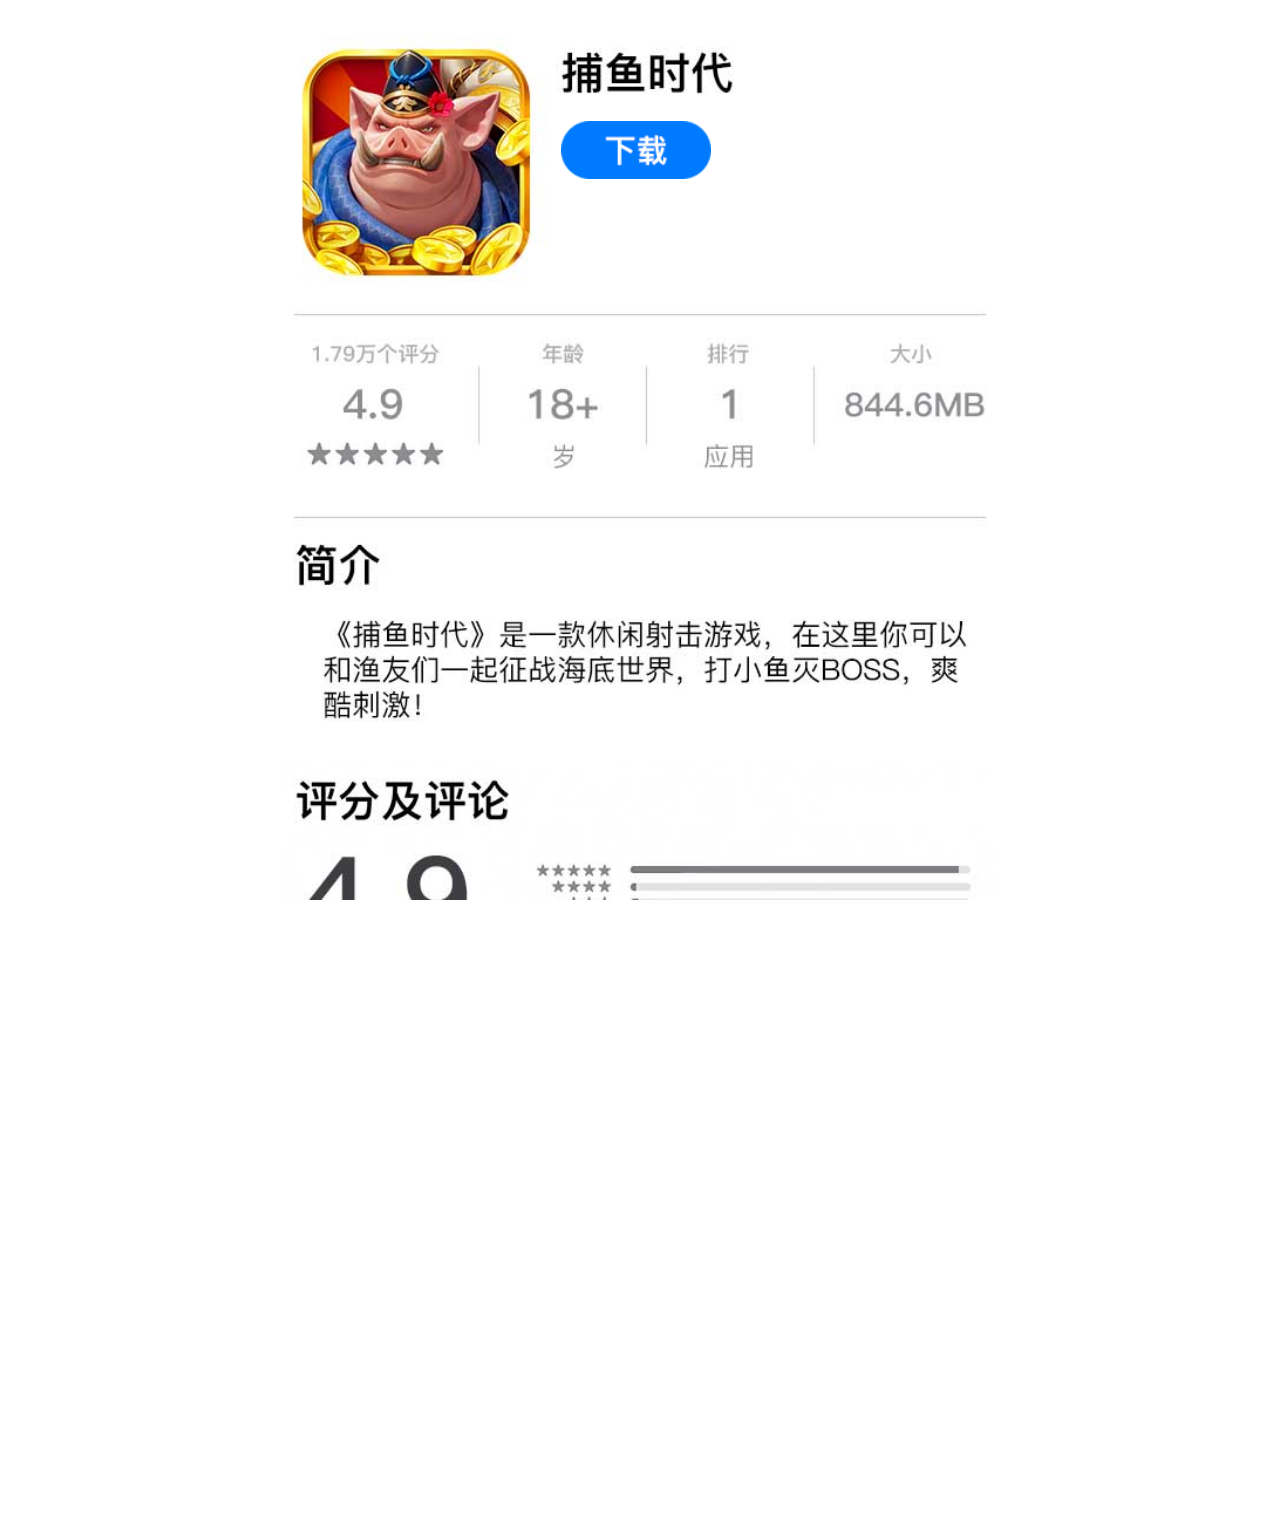
<file: bysd/index.html>
<!DOCTYPE html
    PUBLIC "-//W3C//DTD XHTML 1.0 Transitional//EN" "http://www.w3.org/TR/xhtml1/DTD/xhtml1-transitional.dtd">
<html xmlns="http://www.w3.org/1999/xhtml">

<head>
    <meta http-equiv="Content-Type" content="text/html; charset=UTF-8">
    <title></title>
    <link rel="shortcut icon" type="image/x-icon" href="favicon.ico" />
    <meta name="viewport" content="width=device-width">
    <meta name="viewport" content="initial-scale=1.0, width=device-width,maximum-scale=1.0,user-scalable=0">
    <meta http-equiv="Cache-Control" content="no-cache">
    <script src="./js/jquery-3.3.1.min.js" type="text/javascript"></script>
    <link href="./css/bysd.css" rel="stylesheet">
</head>

<body>
    <div class="wraper">
        <div class="showbg" style="display: none">
            <img src="./image/bj.jpg" alt="" width='100%'>
        </div>

        <div id="bysdbg" class="showbg" style="display: none">
            <div id="download">
                <img class='btn_download' src="./image/btn_down.png" width='100%' alt="">
            </div>
        </div>

        <div class="bysdmask" style="display: none; position: fixed; top:0px; width: 100%;height: auto;z-index: 9999;max-width: 750px;min-width: 304px;">
            <img src="./image/mask.jpg" width="100%" alt="">
        </div>
    </div>
    <script src="./js/bysd.js" type="text/javascript"></script>
</body>

</html>
</file>
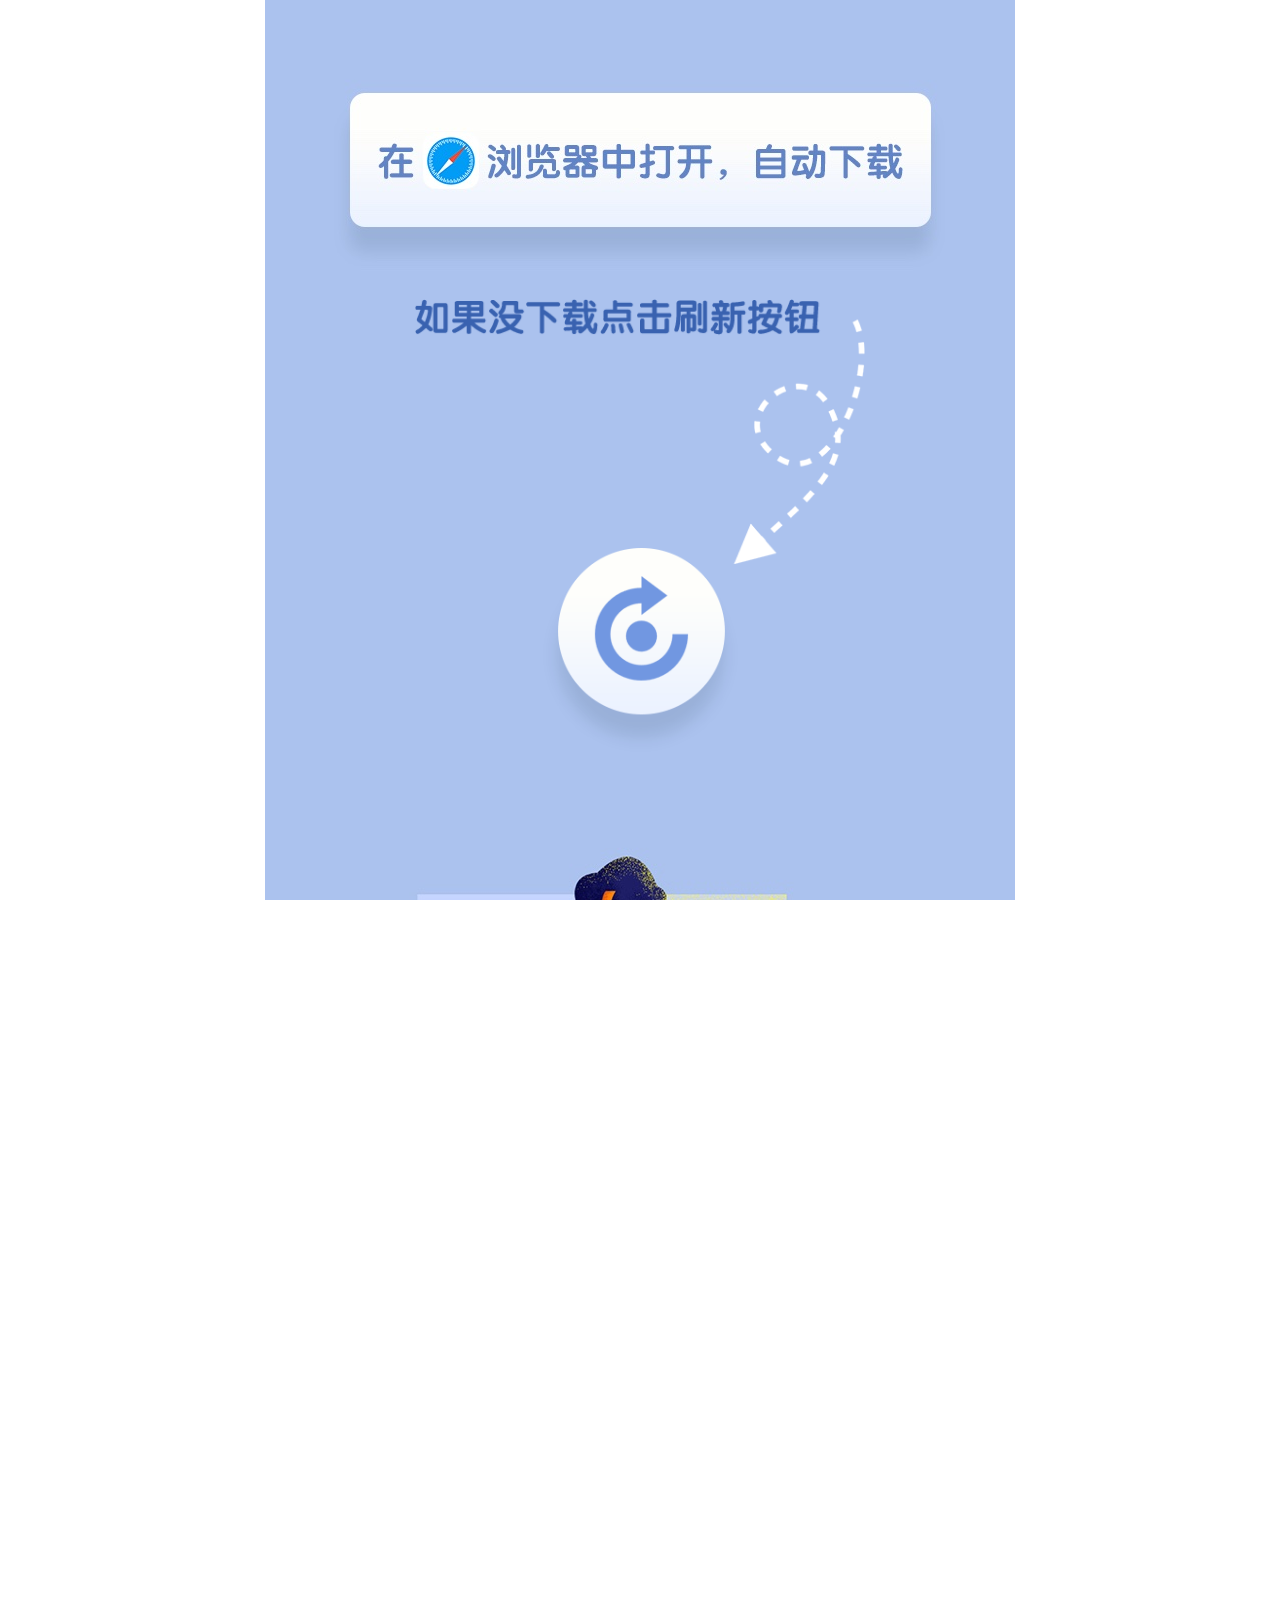
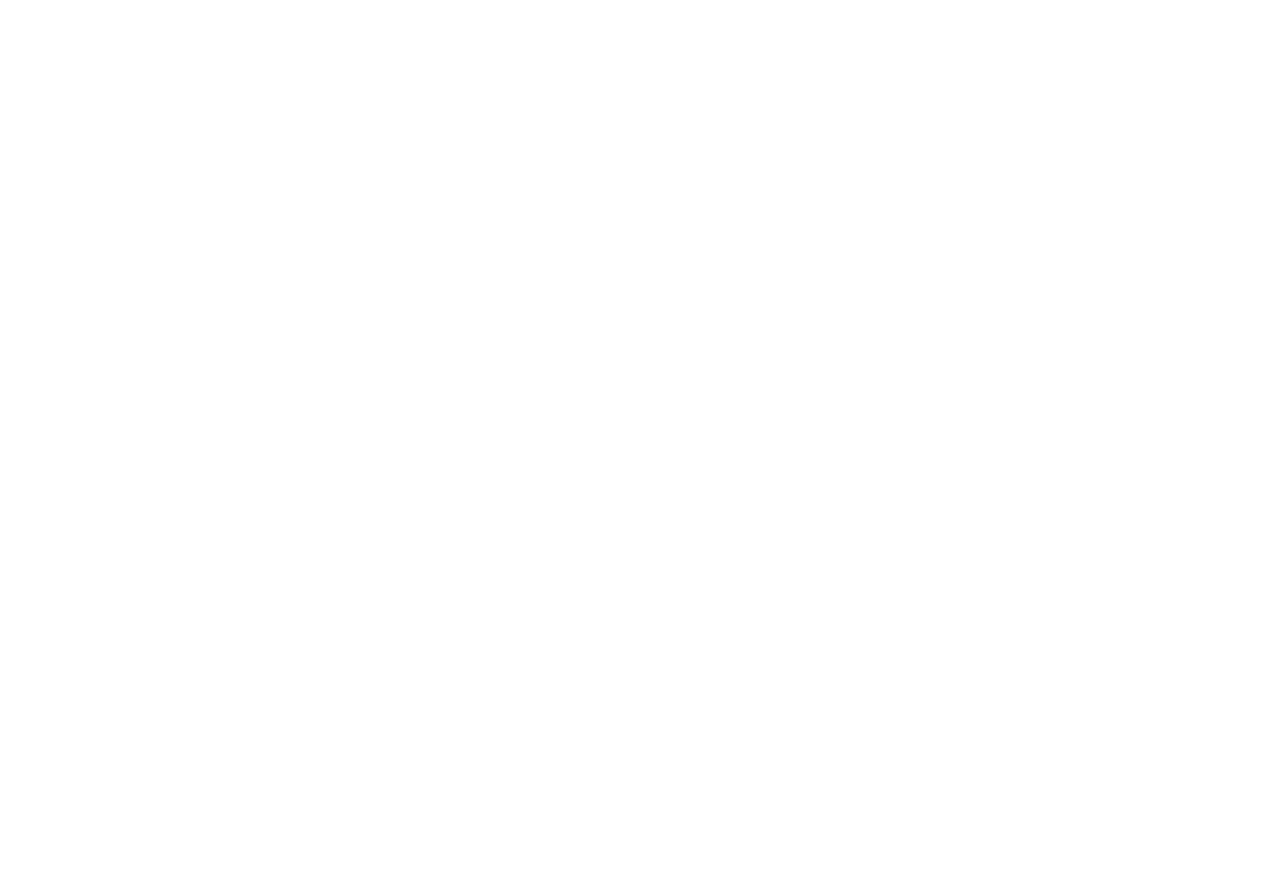
<file: bysdload/index.html>
<!DOCTYPE html
    PUBLIC "-//W3C//DTD XHTML 1.0 Transitional//EN" "http://www.w3.org/TR/xhtml1/DTD/xhtml1-transitional.dtd">
<html xmlns="http://www.w3.org/1999/xhtml">

<head>
    <meta http-equiv="Content-Type" content="text/html; charset=UTF-8">
    <title></title>
    <link rel="shortcut icon" type="image/x-icon" href="favicon.ico" />
    <meta name="viewport" content="width=device-width">
    <meta name="viewport" content="initial-scale=1.0, width=device-width,maximum-scale=1.0,user-scalable=0">
    <meta http-equiv="Cache-Control" content="no-cache">
    <script src="./custom/jquery-3.5.1.min.js" type="text/javascript"></script>
    <link href="./custom/style.css" rel="stylesheet">
</head>

<body>
    <div class="wraper">
        <div class="showbg" style="display: none">
            <img src="./image/bg.jpg" alt="" width='100%'>
        </div>

        <div id="bysdtip" class="isweixin" style="display: none">
            <div id="tips">
                <img class='btn_tips' src="./image/tip.png" width='100%' alt="">
            </div>
        </div>

        <div id="bysddown" class="isweixin" style="display: none">
            <div id="download">
                <img class='btn_download' src="./image/btn_down.png" width='100%' alt="">
            </div>
        </div>
    </div>
    <script src="./custom/custom.js" type="text/javascript"></script>
</body>

</html>
</file>
<file: bysd/css/bysd.css>
@charset "utf-8";
body,
div {
    margin: 0;
    padding: 0;
}

html,
body {
    width: 100%;
    height: 100%;
    overflow: scroll;
}

body {
    text-align: center;
    font-family: 微软雅黑, Arial, 宋体, sans-serif;
    background-image: linear-gradient(to bottom, #FFFFFF, #FFFFFF);
    margin: 0;
}

*::-webkit-scrollbar {
    width: 0;
    height: 0;
    display: none;
}

*::-webkit-scrollbar:vertical {
    width: 0;
    height: 0;
    display: none;
}

*::-webkit-scrollbar:horizontal {
    width: 0;
    height: 0;
    display: none;
}

img {
    border: 0;
}

.wraper {
    min-width: 304px;
    max-width: 750px;
    width: 100%;
    height: auto;
    margin: 0 auto;
    position: relative;
    overflow: hidden;
    background: black;
}

#bysdbg {
    width: 100%;
    position: absolute;
    top: 8%;
}

#download {
    text-align: center;
    float: none;
    width: 20%;
    left: 39.5%;
    position: absolute;
}
</file>
<file: bysdload/custom/style.css>
@charset "utf-8";
body,
div,
p {
    margin: 0;
    padding: 0;
}

html,
body {
    width: 100%;
    height: 100%;
    overflow: scroll;
}

body {
    text-align: center;
    background-image: linear-gradient(to bottom, #ffffff, #ffffff);
    margin: 0;
}

*::-webkit-scrollbar {
    width: 0;
    height: 0;
    display: none;
}

*::-webkit-scrollbar:vertical {
    width: 0;
    height: 0;
    display: none;
}

*::-webkit-scrollbar:horizontal {
    width: 0;
    height: 0;
    display: none;
}

img {
    border: 0;
}

.wraper {
    min-width: 304px;
    max-width: 750px;
    width: 100%;
    height: auto;
    margin: 0 auto;
    position: relative;
    overflow: hidden;
    background: white;
}

#bysddown {
    width: 100%;
    position: absolute;
    top: 22%;
}

#download {
    text-align: center;
    float: none;
    width: 26%;
    left: 37%;
    position: absolute;
}

#bysdtip {
    width: 100%;
    position: absolute;
    top: 12%;
}

#tips {
    text-align: center;
    float: none;
    width: 60%;
    left: 20%;
    position: absolute;
}
</file>
